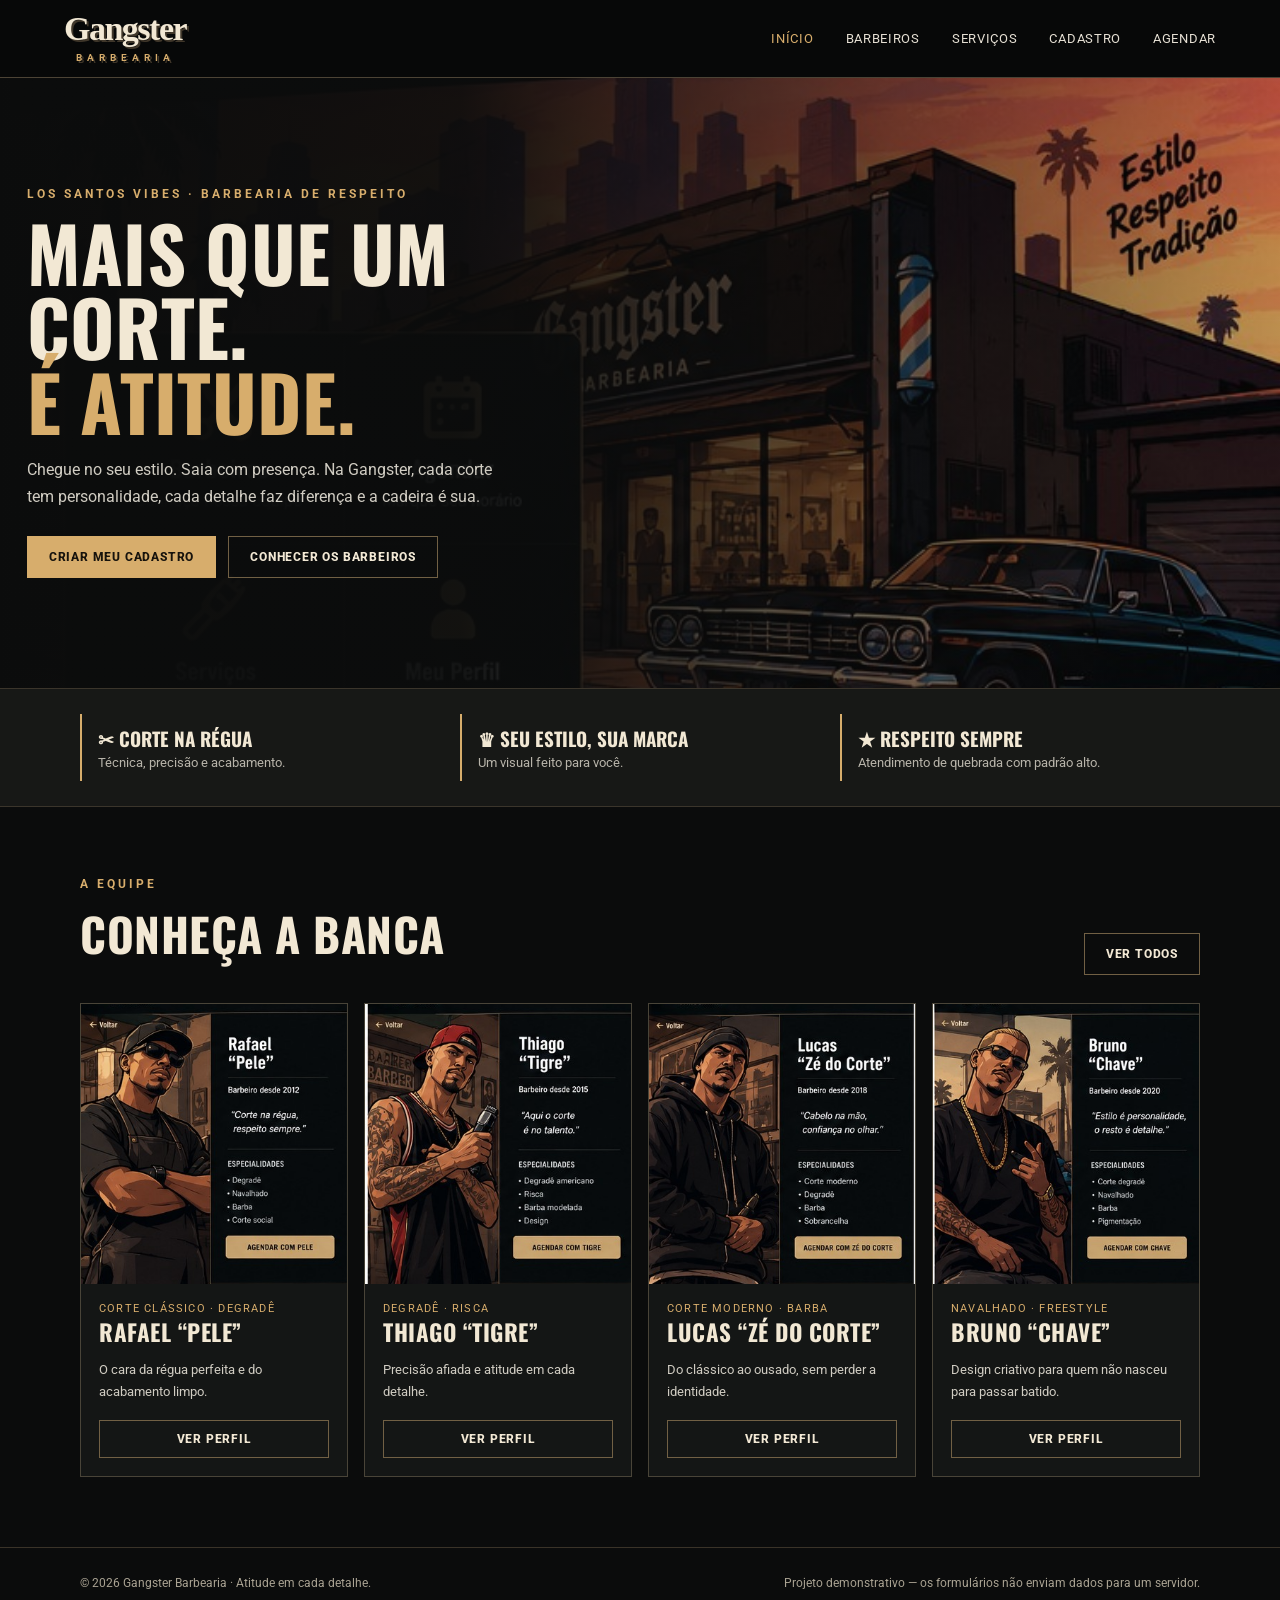
<file: index.html>
<!doctype html><html lang="pt-BR"><head><meta charset="utf-8"><meta name="viewport" content="width=device-width, initial-scale=1"><meta name="theme-color" content="#0b0c0c"><title>Início | Gangster Barbearia</title><link rel="stylesheet" href="styles.css"></head><body><header class="topbar"><a class="brand" href="index.html">Gangster<small>BARBEARIA</small></a><nav class="nav"><a class="active" href="index.html">Início</a><a class="" href="barbeiros.html">Barbeiros</a><a class="" href="servicos.html">Serviços</a><a class="" href="cadastro.html">Cadastro</a><a class="" href="agendar.html">Agendar</a></nav></header>
<main><section class="hero"><div class="container hero-copy"><div class="eyebrow">Los Santos vibes · Barbearia de respeito</div><h1 class="display">Mais que um corte.<br><span>É atitude.</span></h1><p>Chegue no seu estilo. Saia com presença. Na Gangster, cada corte tem personalidade, cada detalhe faz diferença e a cadeira é sua.</p><div class="btnrow"><a class="btn" href="cadastro.html">Criar meu cadastro</a><a class="btn secondary" href="barbeiros.html">Conhecer os barbeiros</a></div></div><div class="hero-side"></div></section>
<section class="strip"><div class="container features"><div class="feature"><strong>✂ Corte na régua</strong><span>Técnica, precisão e acabamento.</span></div><div class="feature"><strong>♛ Seu estilo, sua marca</strong><span>Um visual feito para você.</span></div><div class="feature"><strong>★ Respeito sempre</strong><span>Atendimento de quebrada com padrão alto.</span></div></div></section>
<section class="section"><div class="container"><div class="section-head"><div><div class="eyebrow">A equipe</div><h2>Conheça a banca</h2></div><a class="btn secondary" href="barbeiros.html">Ver todos</a></div><div class="grid">
<article class="card"><img src="assets/rafael-pele.jpg" alt="Ilustração do barbeiro Rafael Pele"><div class="card-body"><div class="tag">Corte clássico · Degradê</div><h3>Rafael “Pele”</h3><p>O cara da régua perfeita e do acabamento limpo.</p><a class="btn secondary" href="rafael.html">Ver perfil</a></div></article>
<article class="card"><img src="assets/thiago-tigre.jpg" alt="Ilustração do barbeiro Thiago Tigre"><div class="card-body"><div class="tag">Degradê · Risca</div><h3>Thiago “Tigre”</h3><p>Precisão afiada e atitude em cada detalhe.</p><a class="btn secondary" href="thiago.html">Ver perfil</a></div></article>
<article class="card"><img src="assets/lucas-ze-do-corte.jpg" alt="Ilustração do barbeiro Lucas Zé do Corte"><div class="card-body"><div class="tag">Corte moderno · Barba</div><h3>Lucas “Zé do Corte”</h3><p>Do clássico ao ousado, sem perder a identidade.</p><a class="btn secondary" href="lucas.html">Ver perfil</a></div></article>
<article class="card"><img src="assets/bruno-chave.jpg" alt="Ilustração do barbeiro Bruno Chave"><div class="card-body"><div class="tag">Navalhado · Freestyle</div><h3>Bruno “Chave”</h3><p>Design criativo para quem não nasceu para passar batido.</p><a class="btn secondary" href="bruno.html">Ver perfil</a></div></article>
</div></div></section></main><footer><div class="container"><span>© 2026 Gangster Barbearia · Atitude em cada detalhe.</span><span>Projeto demonstrativo — os formulários não enviam dados para um servidor.</span></div></footer><script src="script.js"></script></body></html>
</file>
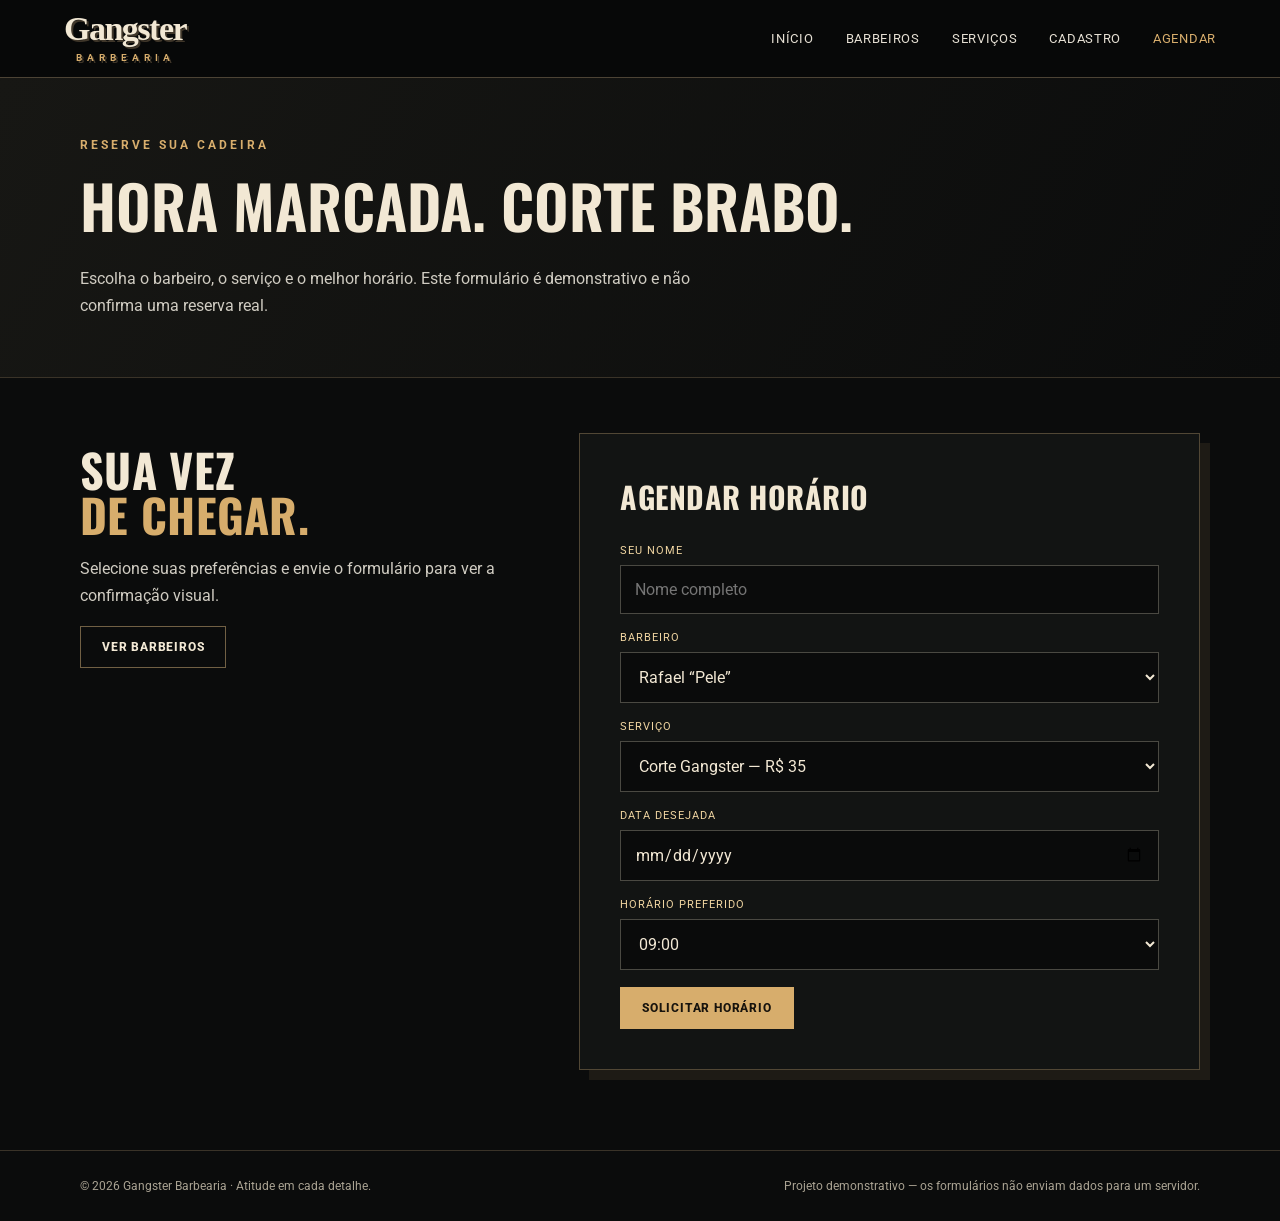
<file: agendar.html>
<!doctype html><html lang="pt-BR"><head><meta charset="utf-8"><meta name="viewport" content="width=device-width, initial-scale=1"><meta name="theme-color" content="#0b0c0c"><title>Agendar | Gangster Barbearia</title><link rel="stylesheet" href="styles.css"></head><body><header class="topbar"><a class="brand" href="index.html">Gangster<small>BARBEARIA</small></a><nav class="nav"><a class="" href="index.html">Início</a><a class="" href="barbeiros.html">Barbeiros</a><a class="" href="servicos.html">Serviços</a><a class="" href="cadastro.html">Cadastro</a><a class="active" href="agendar.html">Agendar</a></nav></header>
<main><section class="page-hero"><div class="container"><div class="eyebrow">Reserve sua cadeira</div><h1>Hora marcada. Corte brabo.</h1><p>Escolha o barbeiro, o serviço e o melhor horário. Este formulário é demonstrativo e não confirma uma reserva real.</p></div></section>
<section class="container form-layout"><div><h2 class="display" style="font-size:46px">Sua vez<br><span>de chegar.</span></h2><p>Selecione suas preferências e envie o formulário para ver a confirmação visual.</p><a class="btn secondary" href="barbeiros.html">Ver barbeiros</a></div>
<form class="form-panel" id="booking-form"><h2>Agendar horário</h2><div class="field"><label for="cliente">Seu nome</label><input id="cliente" required placeholder="Nome completo"></div>
<div class="field"><label for="barbeiro">Barbeiro</label><select id="barbeiro"><option>Rafael “Pele”</option><option>Thiago “Tigre”</option><option>Lucas “Zé do Corte”</option><option>Bruno “Chave”</option></select></div>
<div class="field"><label for="servico">Serviço</label><select id="servico"><option>Corte Gangster — R$ 35</option><option>Barba na régua — R$ 25</option><option>Combo completo — R$ 55</option></select></div>
<div class="field"><label for="data">Data desejada</label><input id="data" type="date" required></div>
<div class="field"><label for="hora">Horário preferido</label><select id="hora"><option>09:00</option><option>10:00</option><option>11:00</option><option>13:00</option><option>14:00</option><option>15:00</option><option>16:00</option><option>17:00</option><option>18:00</option></select></div>
<button class="btn" type="submit">Solicitar horário</button><div class="success" id="booking-success" role="status"></div></form></section></main><footer><div class="container"><span>© 2026 Gangster Barbearia · Atitude em cada detalhe.</span><span>Projeto demonstrativo — os formulários não enviam dados para um servidor.</span></div></footer><script src="script.js"></script></body></html>
</file>
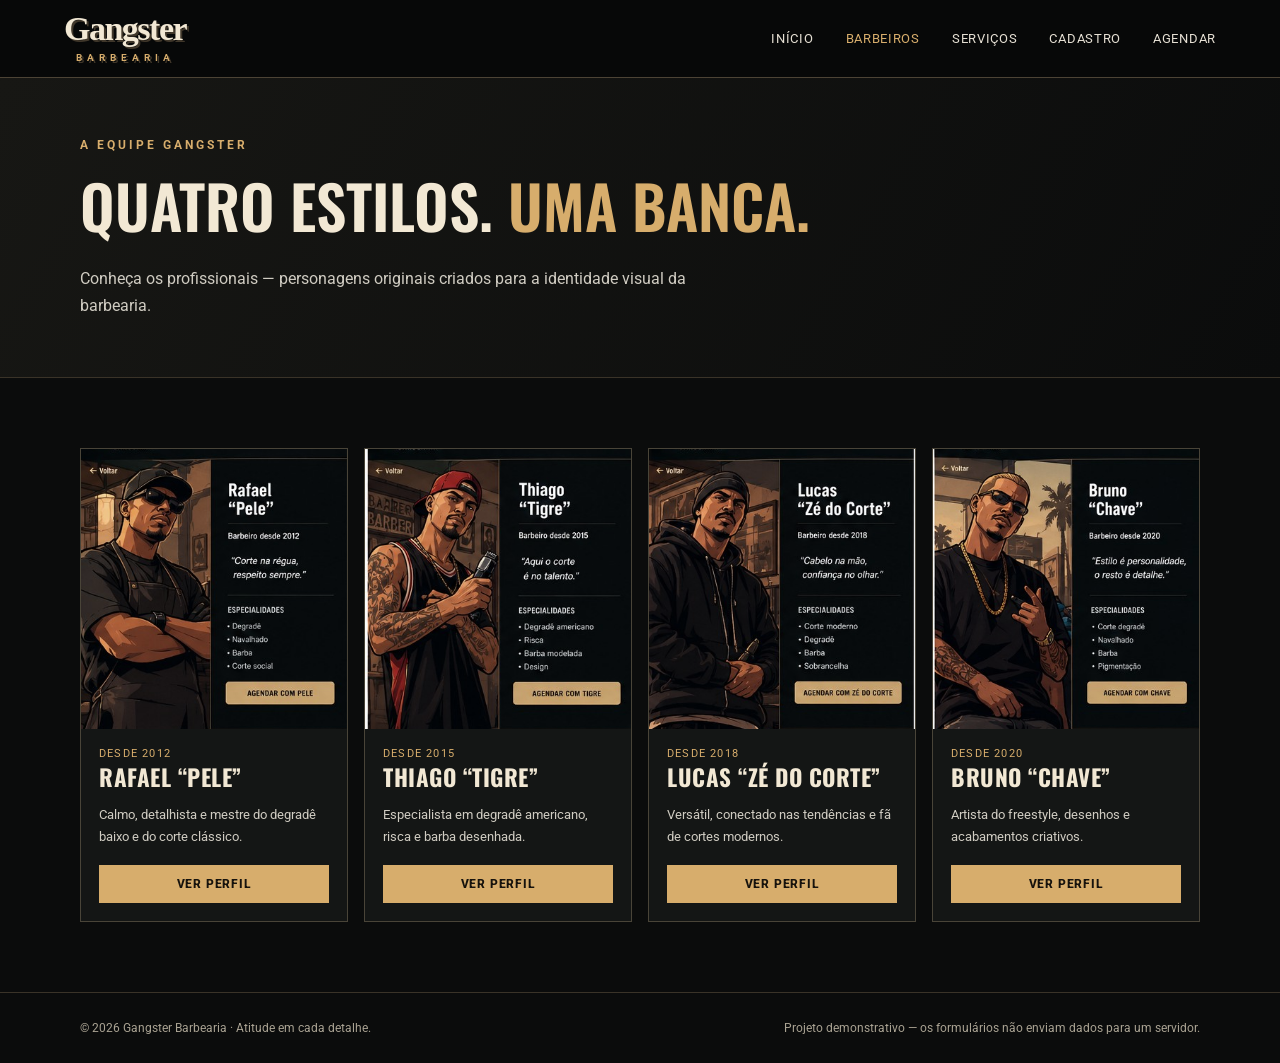
<file: barbeiros.html>
<!doctype html><html lang="pt-BR"><head><meta charset="utf-8"><meta name="viewport" content="width=device-width, initial-scale=1"><meta name="theme-color" content="#0b0c0c"><title>Barbeiros | Gangster Barbearia</title><link rel="stylesheet" href="styles.css"></head><body><header class="topbar"><a class="brand" href="index.html">Gangster<small>BARBEARIA</small></a><nav class="nav"><a class="" href="index.html">Início</a><a class="active" href="barbeiros.html">Barbeiros</a><a class="" href="servicos.html">Serviços</a><a class="" href="cadastro.html">Cadastro</a><a class="" href="agendar.html">Agendar</a></nav></header>
<main><section class="page-hero"><div class="container"><div class="eyebrow">A equipe Gangster</div><h1>Quatro estilos. <span style="color:var(--gold)">Uma banca.</span></h1><p>Conheça os profissionais — personagens originais criados para a identidade visual da barbearia.</p></div></section>
<section class="section"><div class="container"><div class="grid">
<article class="card"><img src="assets/rafael-pele.jpg" alt="Rafael Pele, barbeiro ilustrado"><div class="card-body"><div class="tag">Desde 2012</div><h3>Rafael “Pele”</h3><p>Calmo, detalhista e mestre do degradê baixo e do corte clássico.</p><a class="btn" href="rafael.html">Ver perfil</a></div></article>
<article class="card"><img src="assets/thiago-tigre.jpg" alt="Thiago Tigre, barbeiro ilustrado"><div class="card-body"><div class="tag">Desde 2015</div><h3>Thiago “Tigre”</h3><p>Especialista em degradê americano, risca e barba desenhada.</p><a class="btn" href="thiago.html">Ver perfil</a></div></article>
<article class="card"><img src="assets/lucas-ze-do-corte.jpg" alt="Lucas Zé do Corte, barbeiro ilustrado"><div class="card-body"><div class="tag">Desde 2018</div><h3>Lucas “Zé do Corte”</h3><p>Versátil, conectado nas tendências e fã de cortes modernos.</p><a class="btn" href="lucas.html">Ver perfil</a></div></article>
<article class="card"><img src="assets/bruno-chave.jpg" alt="Bruno Chave, barbeiro ilustrado"><div class="card-body"><div class="tag">Desde 2020</div><h3>Bruno “Chave”</h3><p>Artista do freestyle, desenhos e acabamentos criativos.</p><a class="btn" href="bruno.html">Ver perfil</a></div></article>
</div></div></section></main><footer><div class="container"><span>© 2026 Gangster Barbearia · Atitude em cada detalhe.</span><span>Projeto demonstrativo — os formulários não enviam dados para um servidor.</span></div></footer><script src="script.js"></script></body></html>
</file>
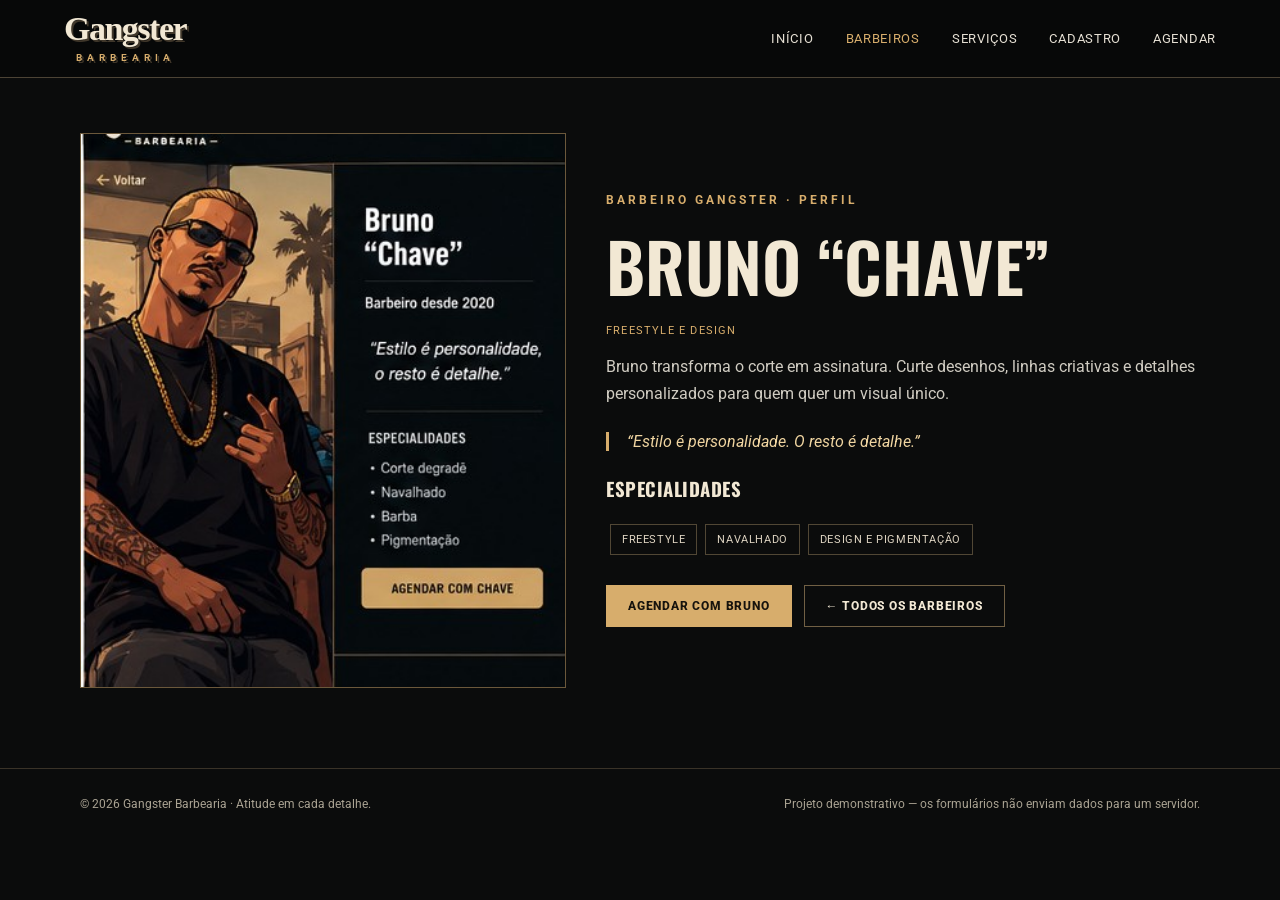
<file: bruno.html>
<!doctype html><html lang="pt-BR"><head><meta charset="utf-8"><meta name="viewport" content="width=device-width, initial-scale=1"><meta name="theme-color" content="#0b0c0c"><title>Bruno “Chave” | Gangster Barbearia</title><link rel="stylesheet" href="styles.css"></head><body><header class="topbar"><a class="brand" href="index.html">Gangster<small>BARBEARIA</small></a><nav class="nav"><a class="" href="index.html">Início</a><a class="active" href="barbeiros.html">Barbeiros</a><a class="" href="servicos.html">Serviços</a><a class="" href="cadastro.html">Cadastro</a><a class="" href="agendar.html">Agendar</a></nav></header><main><section class="container profile"><img src="assets/bruno-chave.jpg" alt="Ilustração de Bruno “Chave”, barbeiro da Gangster"><div><div class="eyebrow">Barbeiro Gangster · Perfil</div><h1>Bruno “Chave”</h1><div class="tag">Freestyle e design</div><p>Bruno transforma o corte em assinatura. Curte desenhos, linhas criativas e detalhes personalizados para quem quer um visual único.</p><blockquote>“Estilo é personalidade. O resto é detalhe.”</blockquote><h3>Especialidades</h3><span class="pill">Freestyle</span><span class="pill">Navalhado</span><span class="pill">Design e pigmentação</span><div class="btnrow"><a class="btn" href="agendar.html">Agendar com Bruno</a><a class="btn secondary" href="barbeiros.html">← Todos os barbeiros</a></div></div></section></main><footer><div class="container"><span>© 2026 Gangster Barbearia · Atitude em cada detalhe.</span><span>Projeto demonstrativo — os formulários não enviam dados para um servidor.</span></div></footer><script src="script.js"></script></body></html>
</file>
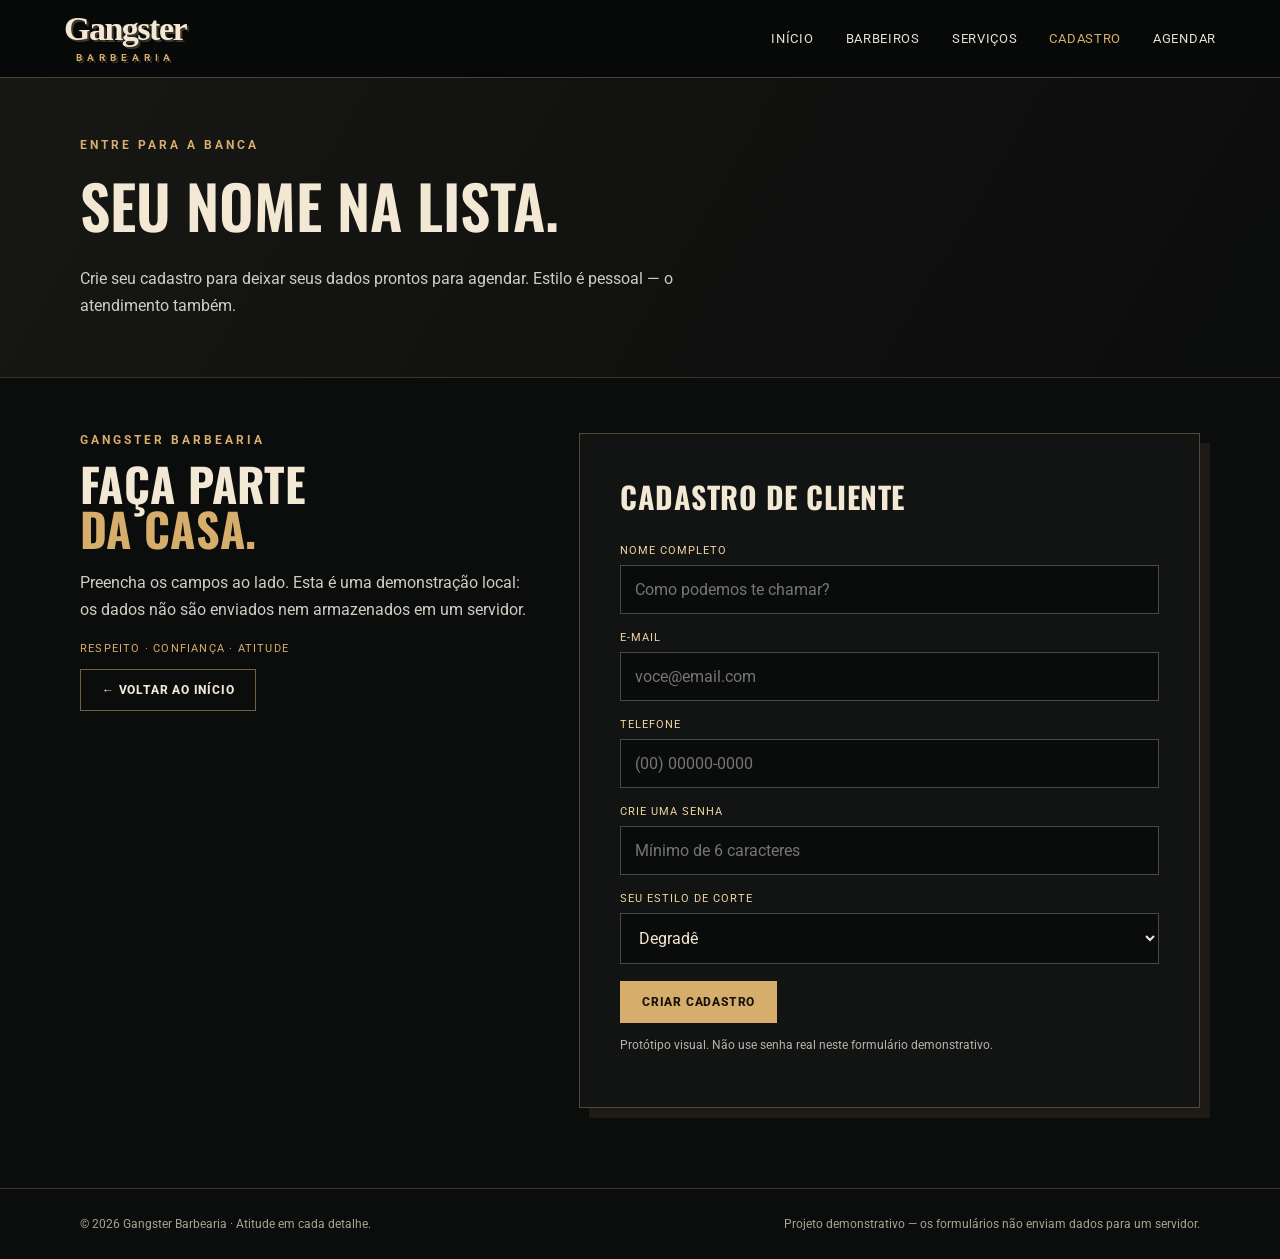
<file: cadastro.html>
<!doctype html><html lang="pt-BR"><head><meta charset="utf-8"><meta name="viewport" content="width=device-width, initial-scale=1"><meta name="theme-color" content="#0b0c0c"><title>Cadastro | Gangster Barbearia</title><link rel="stylesheet" href="styles.css"></head><body><header class="topbar"><a class="brand" href="index.html">Gangster<small>BARBEARIA</small></a><nav class="nav"><a class="" href="index.html">Início</a><a class="" href="barbeiros.html">Barbeiros</a><a class="" href="servicos.html">Serviços</a><a class="active" href="cadastro.html">Cadastro</a><a class="" href="agendar.html">Agendar</a></nav></header>
<main><section class="page-hero"><div class="container"><div class="eyebrow">Entre para a banca</div><h1>Seu nome na lista.</h1><p>Crie seu cadastro para deixar seus dados prontos para agendar. Estilo é pessoal — o atendimento também.</p></div></section>
<section class="container form-layout"><div><div class="eyebrow">Gangster Barbearia</div><h2 class="display" style="font-size:46px">Faça parte<br><span>da casa.</span></h2><p>Preencha os campos ao lado. Esta é uma demonstração local: os dados não são enviados nem armazenados em um servidor.</p><p class="tag">Respeito · Confiança · Atitude</p><a class="btn secondary" href="index.html">← Voltar ao início</a></div>
<form class="form-panel" id="signup-form"><h2>Cadastro de cliente</h2>
<div class="field"><label for="nome">Nome completo</label><input id="nome" name="nome" autocomplete="name" required placeholder="Como podemos te chamar?"></div>
<div class="field"><label for="email">E-mail</label><input id="email" name="email" type="email" autocomplete="email" required placeholder="voce@email.com"></div>
<div class="field"><label for="telefone">Telefone</label><input id="telefone" name="telefone" type="tel" autocomplete="tel" placeholder="(00) 00000-0000" required></div>
<div class="field"><label for="senha">Crie uma senha</label><input id="senha" name="senha" type="password" minlength="6" required placeholder="Mínimo de 6 caracteres"></div>
<div class="field"><label for="estilo">Seu estilo de corte</label><select id="estilo" name="estilo"><option>Degradê</option><option>Corte clássico</option><option>Social</option><option>Freestyle</option><option>Barba e cabelo</option><option>Ainda vou decidir</option></select></div>
<button class="btn" type="submit">Criar cadastro</button><div class="success" id="signup-success" role="status"></div><p class="form-note">Protótipo visual. Não use senha real neste formulário demonstrativo.</p></form></section></main><footer><div class="container"><span>© 2026 Gangster Barbearia · Atitude em cada detalhe.</span><span>Projeto demonstrativo — os formulários não enviam dados para um servidor.</span></div></footer><script src="script.js"></script></body></html>
</file>
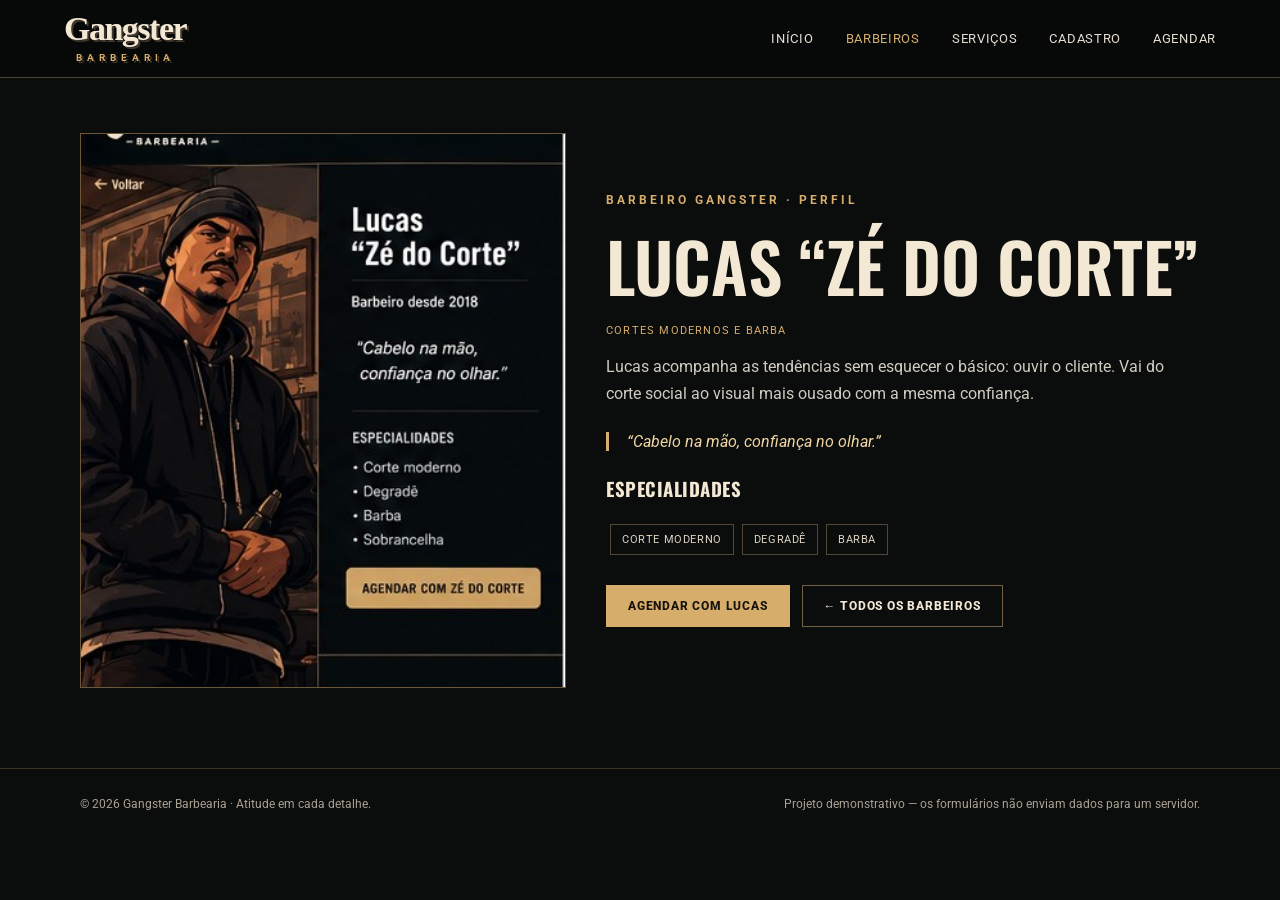
<file: lucas.html>
<!doctype html><html lang="pt-BR"><head><meta charset="utf-8"><meta name="viewport" content="width=device-width, initial-scale=1"><meta name="theme-color" content="#0b0c0c"><title>Lucas “Zé do Corte” | Gangster Barbearia</title><link rel="stylesheet" href="styles.css"></head><body><header class="topbar"><a class="brand" href="index.html">Gangster<small>BARBEARIA</small></a><nav class="nav"><a class="" href="index.html">Início</a><a class="active" href="barbeiros.html">Barbeiros</a><a class="" href="servicos.html">Serviços</a><a class="" href="cadastro.html">Cadastro</a><a class="" href="agendar.html">Agendar</a></nav></header><main><section class="container profile"><img src="assets/lucas-ze-do-corte.jpg" alt="Ilustração de Lucas “Zé do Corte”, barbeiro da Gangster"><div><div class="eyebrow">Barbeiro Gangster · Perfil</div><h1>Lucas “Zé do Corte”</h1><div class="tag">Cortes modernos e barba</div><p>Lucas acompanha as tendências sem esquecer o básico: ouvir o cliente. Vai do corte social ao visual mais ousado com a mesma confiança.</p><blockquote>“Cabelo na mão, confiança no olhar.”</blockquote><h3>Especialidades</h3><span class="pill">Corte moderno</span><span class="pill">Degradê</span><span class="pill">Barba</span><div class="btnrow"><a class="btn" href="agendar.html">Agendar com Lucas</a><a class="btn secondary" href="barbeiros.html">← Todos os barbeiros</a></div></div></section></main><footer><div class="container"><span>© 2026 Gangster Barbearia · Atitude em cada detalhe.</span><span>Projeto demonstrativo — os formulários não enviam dados para um servidor.</span></div></footer><script src="script.js"></script></body></html>
</file>
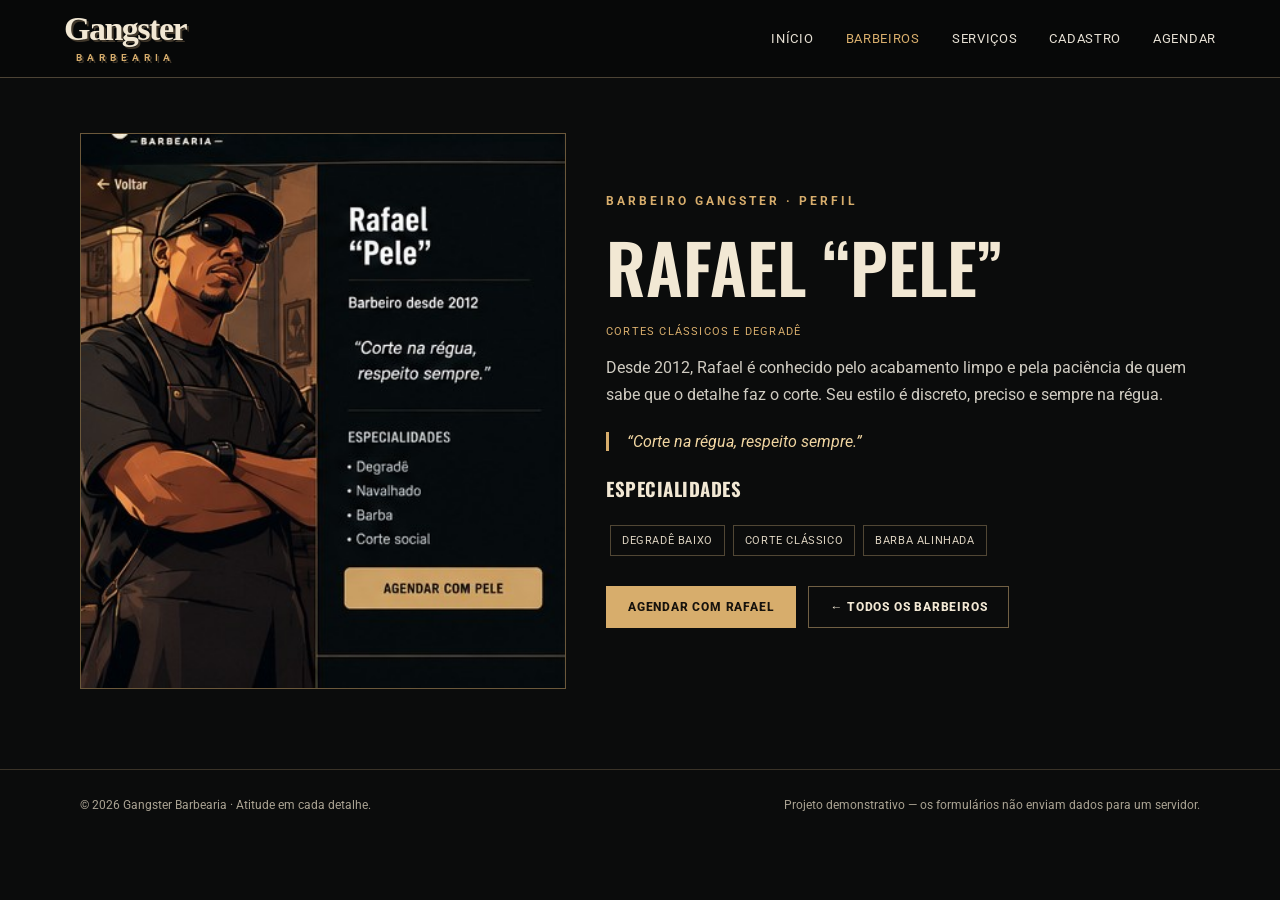
<file: rafael.html>
<!doctype html><html lang="pt-BR"><head><meta charset="utf-8"><meta name="viewport" content="width=device-width, initial-scale=1"><meta name="theme-color" content="#0b0c0c"><title>Rafael “Pele” | Gangster Barbearia</title><link rel="stylesheet" href="styles.css"></head><body><header class="topbar"><a class="brand" href="index.html">Gangster<small>BARBEARIA</small></a><nav class="nav"><a class="" href="index.html">Início</a><a class="active" href="barbeiros.html">Barbeiros</a><a class="" href="servicos.html">Serviços</a><a class="" href="cadastro.html">Cadastro</a><a class="" href="agendar.html">Agendar</a></nav></header><main><section class="container profile"><img src="assets/rafael-pele.jpg" alt="Ilustração de Rafael “Pele”, barbeiro da Gangster"><div><div class="eyebrow">Barbeiro Gangster · Perfil</div><h1>Rafael “Pele”</h1><div class="tag">Cortes clássicos e degradê</div><p>Desde 2012, Rafael é conhecido pelo acabamento limpo e pela paciência de quem sabe que o detalhe faz o corte. Seu estilo é discreto, preciso e sempre na régua.</p><blockquote>“Corte na régua, respeito sempre.”</blockquote><h3>Especialidades</h3><span class="pill">Degradê baixo</span><span class="pill">Corte clássico</span><span class="pill">Barba alinhada</span><div class="btnrow"><a class="btn" href="agendar.html">Agendar com Rafael</a><a class="btn secondary" href="barbeiros.html">← Todos os barbeiros</a></div></div></section></main><footer><div class="container"><span>© 2026 Gangster Barbearia · Atitude em cada detalhe.</span><span>Projeto demonstrativo — os formulários não enviam dados para um servidor.</span></div></footer><script src="script.js"></script></body></html>
</file>
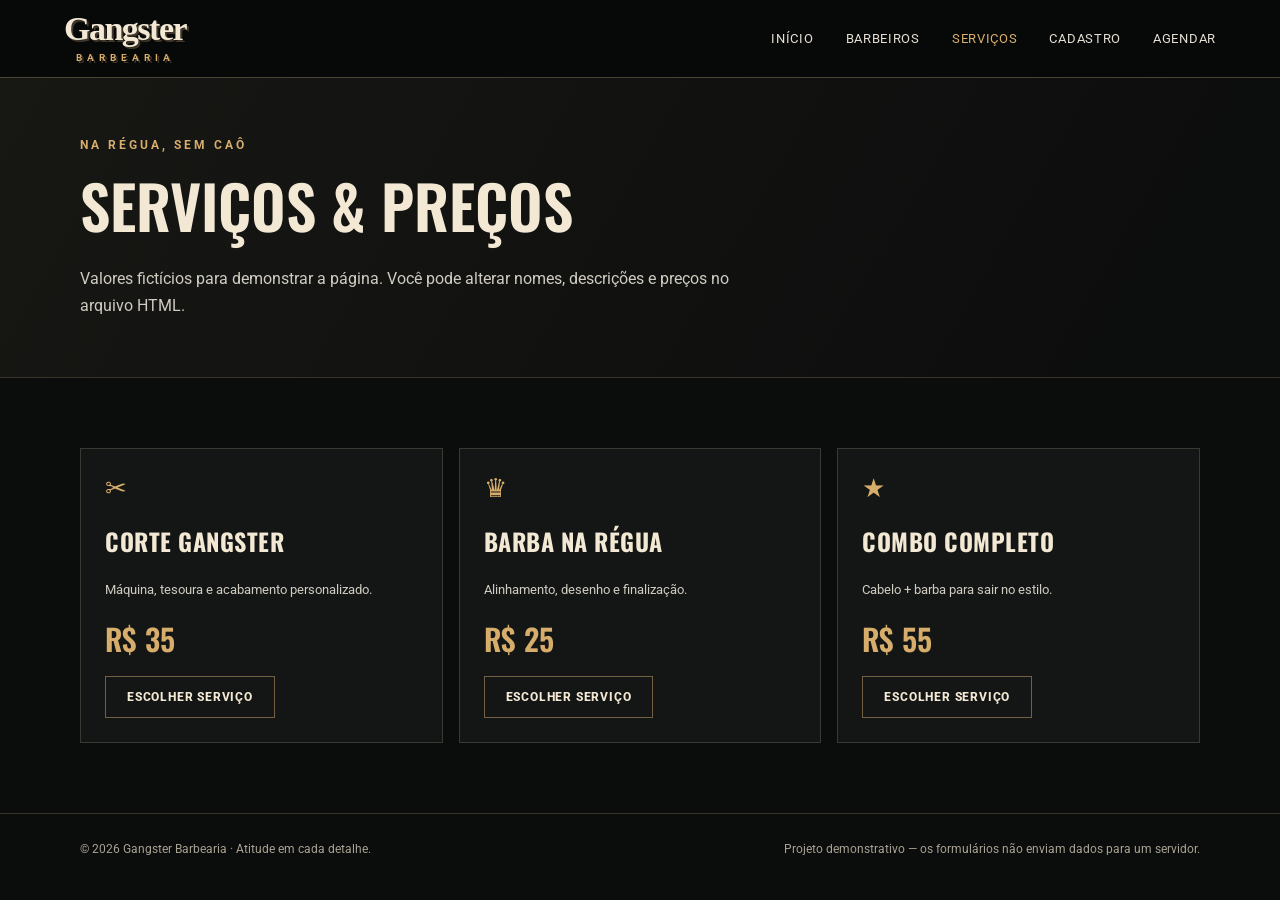
<file: servicos.html>
<!doctype html><html lang="pt-BR"><head><meta charset="utf-8"><meta name="viewport" content="width=device-width, initial-scale=1"><meta name="theme-color" content="#0b0c0c"><title>Serviços | Gangster Barbearia</title><link rel="stylesheet" href="styles.css"></head><body><header class="topbar"><a class="brand" href="index.html">Gangster<small>BARBEARIA</small></a><nav class="nav"><a class="" href="index.html">Início</a><a class="" href="barbeiros.html">Barbeiros</a><a class="active" href="servicos.html">Serviços</a><a class="" href="cadastro.html">Cadastro</a><a class="" href="agendar.html">Agendar</a></nav></header>
<main><section class="page-hero"><div class="container"><div class="eyebrow">Na régua, sem caô</div><h1>Serviços & preços</h1><p>Valores fictícios para demonstrar a página. Você pode alterar nomes, descrições e preços no arquivo HTML.</p></div></section>
<section class="section"><div class="container"><div class="service-grid">
<article class="service"><div class="symbol">✂</div><h2>Corte Gangster</h2><p>Máquina, tesoura e acabamento personalizado.</p><div class="price">R$ 35</div><a class="btn secondary" href="agendar.html">Escolher serviço</a></article>
<article class="service"><div class="symbol">♛</div><h2>Barba na régua</h2><p>Alinhamento, desenho e finalização.</p><div class="price">R$ 25</div><a class="btn secondary" href="agendar.html">Escolher serviço</a></article>
<article class="service"><div class="symbol">★</div><h2>Combo completo</h2><p>Cabelo + barba para sair no estilo.</p><div class="price">R$ 55</div><a class="btn secondary" href="agendar.html">Escolher serviço</a></article>
</div></div></section></main><footer><div class="container"><span>© 2026 Gangster Barbearia · Atitude em cada detalhe.</span><span>Projeto demonstrativo — os formulários não enviam dados para um servidor.</span></div></footer><script src="script.js"></script></body></html>
</file>
<file: styles.css>
@import url('https://fonts.googleapis.com/css2?family=Oswald:wght@400;500;600;700&family=Roboto:wght@300;400;500;700&display=swap');
:root{--gold:#d7ad6c;--gold2:#f0d5a1;--ink:#0b0c0c;--panel:#141615;--muted:#b8b4aa;--line:#393832;--cream:#f2e8d4}
*{box-sizing:border-box}html{scroll-behavior:smooth}body{margin:0;background:var(--ink);color:var(--cream);font-family:Roboto,Arial,sans-serif}
a{color:inherit;text-decoration:none}button,input,select,textarea{font:inherit}
.topbar{position:sticky;top:0;z-index:10;background:rgba(8,9,9,.96);border-bottom:1px solid #4c4335;display:flex;align-items:center;justify-content:space-between;padding:14px clamp(18px,5vw,70px);gap:24px}
.brand{font-family:Georgia,serif;font-weight:900;font-size:clamp(23px,3vw,34px);letter-spacing:-1.5px;line-height:.9;color:var(--cream);text-shadow:2px 2px 0 #40372a}.brand small{display:block;font:600 10px Roboto,sans-serif;letter-spacing:5px;text-align:center;margin-top:7px;color:var(--gold)}
.nav{display:flex;gap:clamp(12px,2.5vw,32px);align-items:center;flex-wrap:wrap}.nav a{font-size:13px;text-transform:uppercase;letter-spacing:.7px;color:#e4ded2}.nav a:hover,.nav a.active{color:var(--gold)}
.container{width:min(1120px,92%);margin:auto}.eyebrow{color:var(--gold);text-transform:uppercase;letter-spacing:3px;font-size:12px;font-weight:700}.display{font-family:Oswald,Impact,sans-serif;text-transform:uppercase;font-size:clamp(38px,7vw,76px);line-height:.98;margin:14px 0 18px;letter-spacing:.3px}.display span{color:var(--gold)}h2,h3{font-family:Oswald,Impact,sans-serif;text-transform:uppercase;letter-spacing:.5px}p{line-height:1.7;color:#d0ccc2}.btn{display:inline-flex;align-items:center;justify-content:center;padding:13px 21px;background:var(--gold);color:#17130d;font-weight:800;text-transform:uppercase;letter-spacing:.8px;font-size:12px;border:1px solid var(--gold);cursor:pointer;transition:.2s}.btn:hover{background:var(--gold2);transform:translateY(-2px)}.btn.secondary{background:transparent;color:var(--cream);border-color:#716044}.btnrow{display:flex;gap:12px;flex-wrap:wrap;margin-top:26px}
.hero{min-height:610px;display:grid;grid-template-columns:1.05fr .95fr;align-items:stretch;background:linear-gradient(90deg,#0b0c0c 0%,rgba(11,12,12,.96) 36%,rgba(11,12,12,.25) 100%),url('assets/los-santos.jpg') center/cover}.hero-copy{padding:clamp(42px,8vw,100px) 0;max-width:650px}.hero-copy p{max-width:480px}.hero-side{min-height:400px}
.section{padding:70px 0}.section-head{display:flex;align-items:end;justify-content:space-between;gap:24px;margin-bottom:28px}.section-head h2{font-size:clamp(30px,4vw,46px);margin:8px 0}.grid{display:grid;grid-template-columns:repeat(4,minmax(0,1fr));gap:16px}.card{background:var(--panel);border:1px solid #494438;overflow:hidden}.card img{width:100%;height:280px;object-fit:cover;object-position:center 25%;display:block;filter:saturate(.85)}.card-body{padding:18px}.card h3{font-size:23px;margin:0 0 5px}.tag{font-size:11px;color:var(--gold);text-transform:uppercase;letter-spacing:1.2px}.card p{font-size:13px;margin:10px 0 17px}.card .btn{width:100%;padding:11px}
.strip{background:#171816;border-top:1px solid #3b352b;border-bottom:1px solid #3b352b;padding:25px 0}.features{display:grid;grid-template-columns:repeat(3,1fr);gap:20px}.feature{padding:10px 16px;border-left:2px solid var(--gold)}.feature strong{display:block;font-family:Oswald,sans-serif;font-size:19px;text-transform:uppercase}.feature span{color:var(--muted);font-size:13px}
.page-hero{padding:60px 0 42px;background:linear-gradient(120deg,#171714,#0b0c0c);border-bottom:1px solid #3a3328}.page-hero h1{font:600 clamp(38px,6vw,60px) Oswald,sans-serif;text-transform:uppercase;margin:8px 0}.page-hero p{max-width:650px}
.form-layout{display:grid;grid-template-columns:.85fr 1.15fr;gap:40px;align-items:start;padding:55px 0 80px}.form-panel{background:#121413;border:1px solid #514735;padding:clamp(22px,4vw,40px);box-shadow:10px 10px 0 #1e1b15}.form-panel h2{font-size:30px;margin-top:0}.field{display:block;margin:17px 0}.field label{display:block;font-size:11px;color:var(--gold2);letter-spacing:1px;text-transform:uppercase;margin-bottom:8px}.field input,.field select,.field textarea{width:100%;padding:14px;background:#0a0b0b;border:1px solid #4a4942;color:var(--cream);outline:none}.field input:focus,.field select:focus,.field textarea:focus{border-color:var(--gold)}.field textarea{min-height:100px;resize:vertical}.form-note{font-size:12px;color:var(--muted)}.success{display:none;margin-top:15px;padding:12px;border:1px solid var(--gold);color:var(--gold2);font-size:13px}.success.show{display:block}
.service-grid{display:grid;grid-template-columns:repeat(3,1fr);gap:16px}.service{padding:24px;background:var(--panel);border:1px solid var(--line)}.service .price{font:600 30px Oswald,sans-serif;color:var(--gold);margin:15px 0}.service p{font-size:13px}.service .symbol{font-size:26px;color:var(--gold)}
.profile{display:grid;grid-template-columns:.9fr 1.1fr;gap:40px;align-items:center;padding:55px 0 80px}.profile img{width:100%;max-height:620px;object-fit:cover;object-position:top center;border:1px solid #6b583b}.profile h1{font:600 clamp(42px,6vw,68px) Oswald,sans-serif;text-transform:uppercase;margin:8px 0}.profile blockquote{margin:24px 0;padding-left:18px;border-left:3px solid var(--gold);font-style:italic;color:var(--gold2)}.pill{display:inline-block;padding:8px 11px;border:1px solid #514735;margin:4px;color:#ded4c2;font-size:11px;text-transform:uppercase;letter-spacing:.6px}
footer{padding:28px 0;border-top:1px solid #3a3328;color:#aaa393;font-size:12px}footer .container{display:flex;justify-content:space-between;gap:20px;flex-wrap:wrap}
@media(max-width:800px){.topbar{align-items:flex-start;flex-direction:column}.nav{gap:14px}.hero{grid-template-columns:1fr;background-position:58% center}.hero-copy{padding:60px 0}.hero-side{display:none}.grid{grid-template-columns:repeat(2,minmax(0,1fr))}.form-layout,.profile{grid-template-columns:1fr}.service-grid{grid-template-columns:1fr}.features{grid-template-columns:1fr}.card img{height:240px}}
@media(max-width:460px){.grid{grid-template-columns:1fr}.card img{height:340px}.nav a{font-size:11px}.display{font-size:44px}}
</file>
